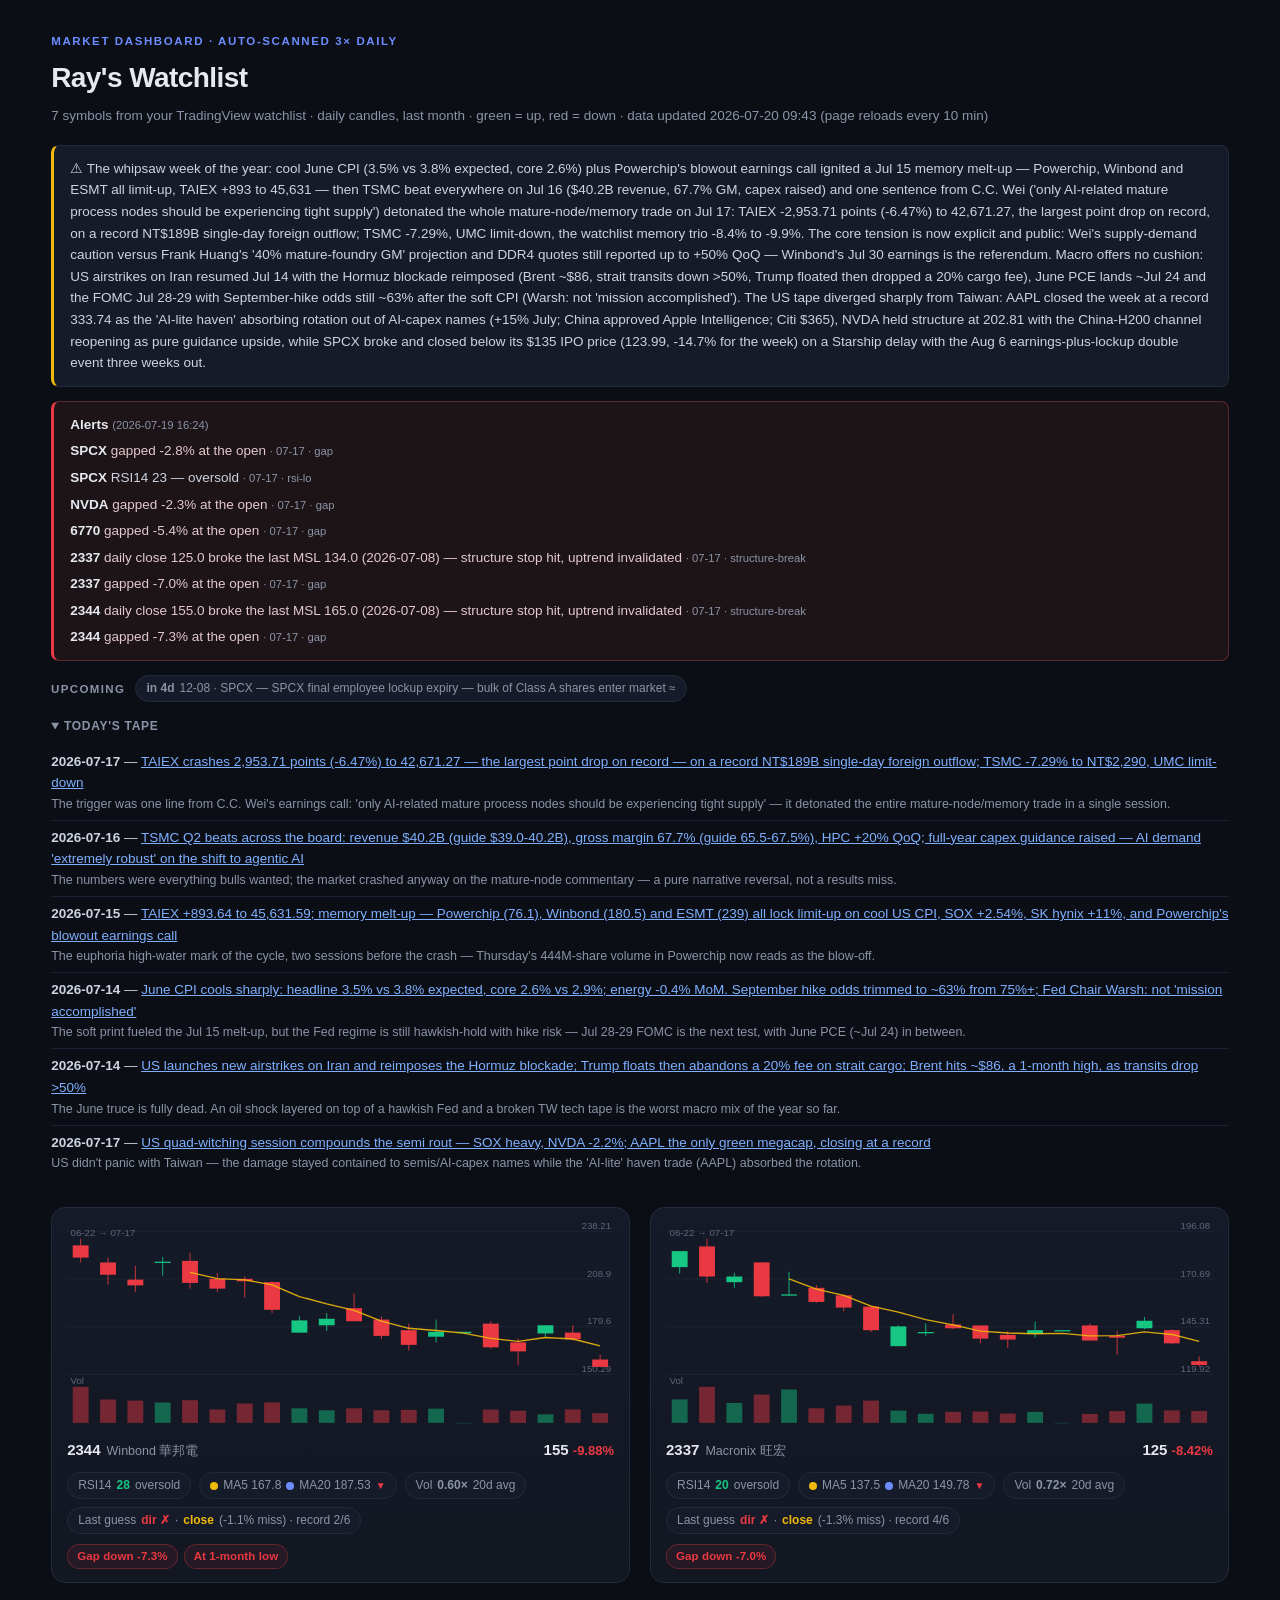
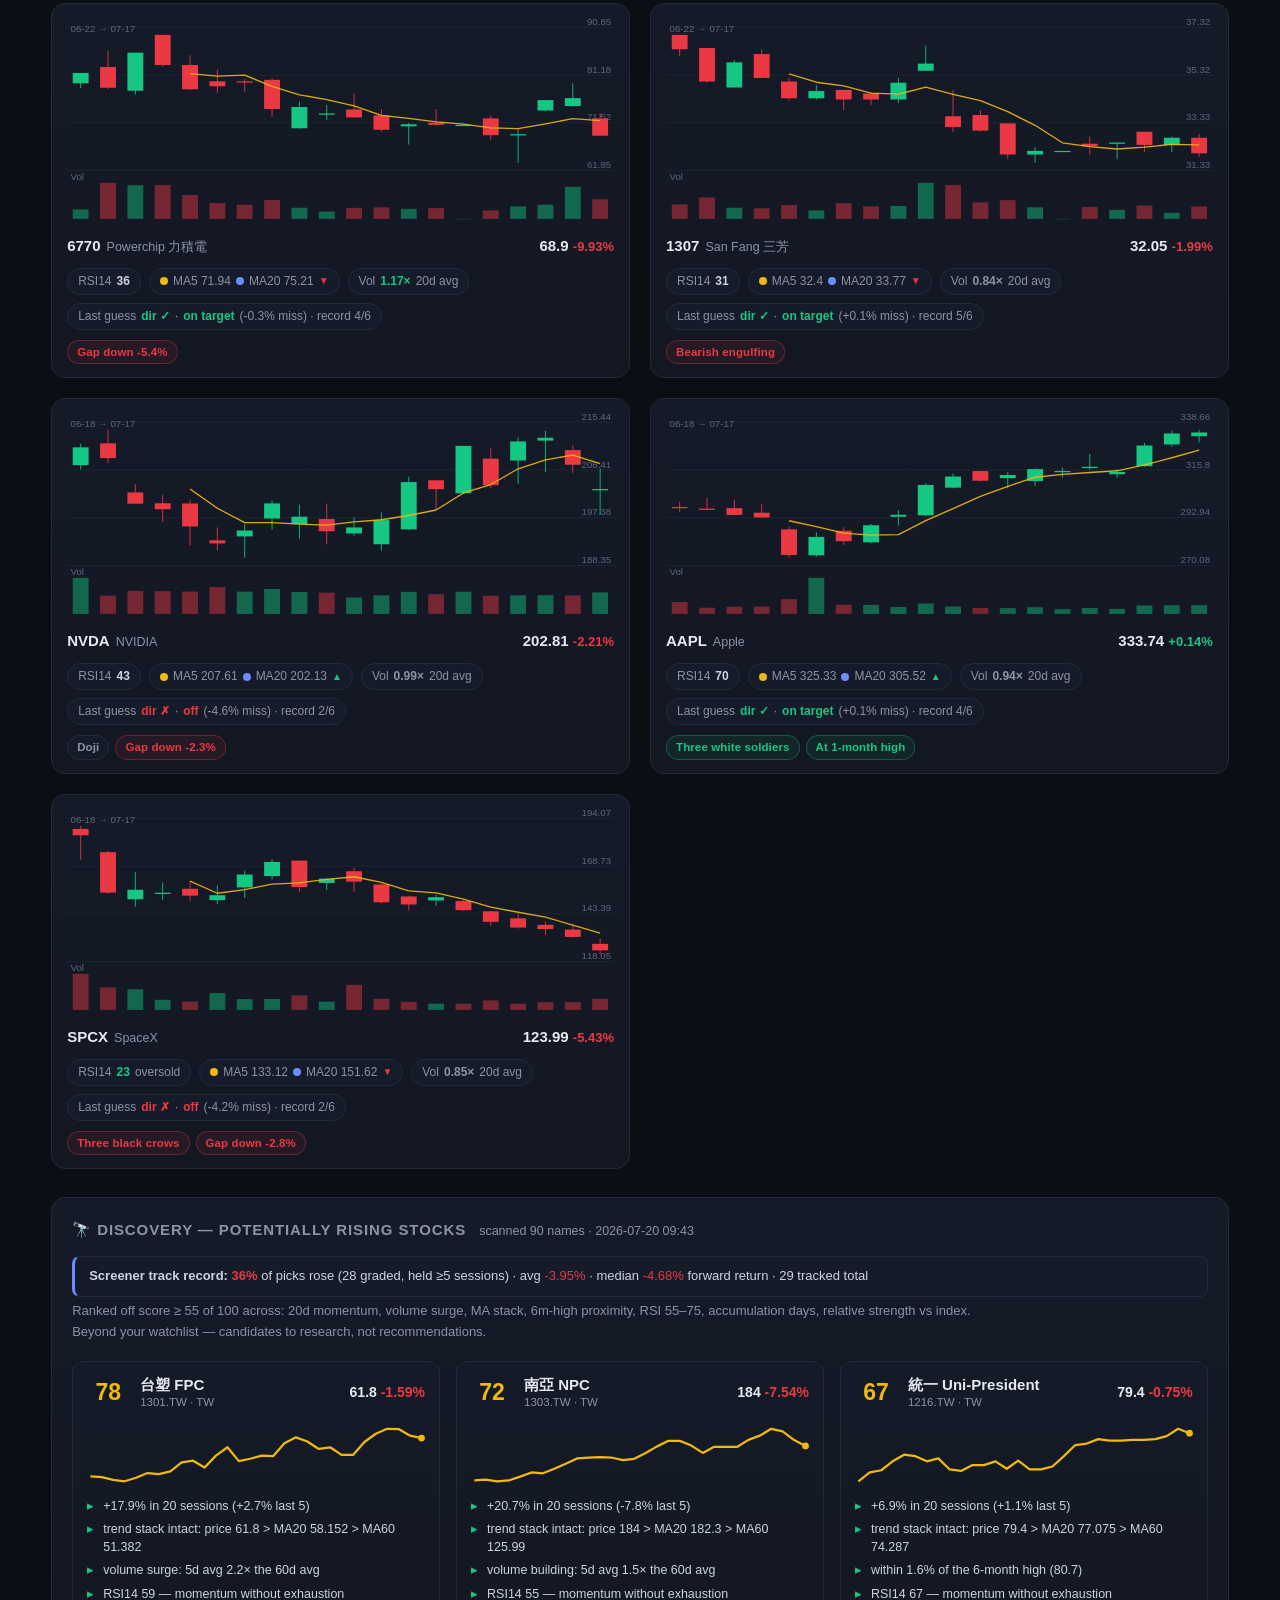
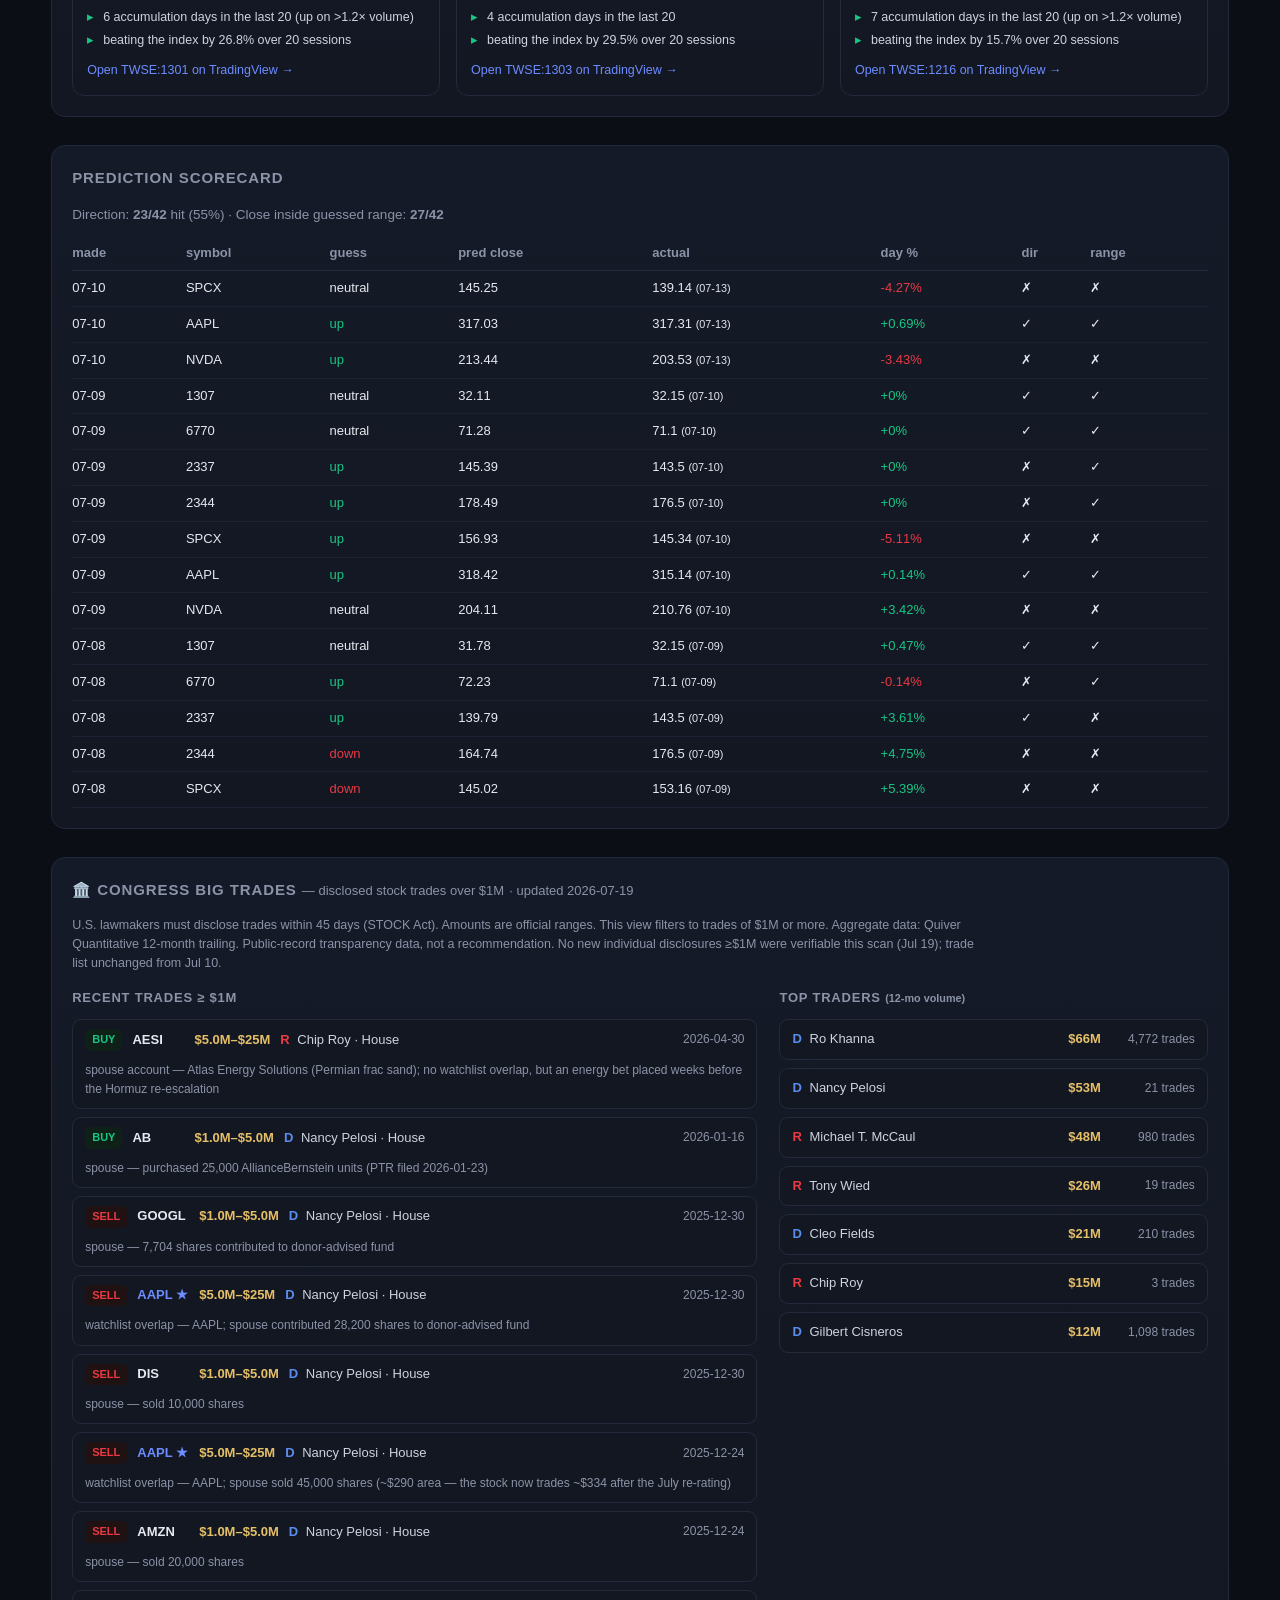
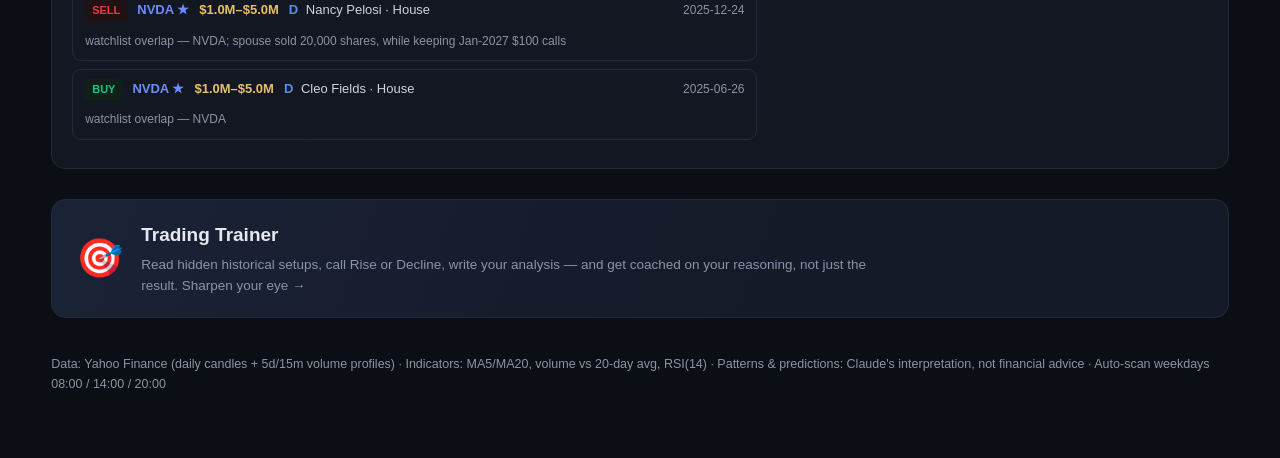
<file: index.html>
<!DOCTYPE html>
<html lang="en">
<head>
<meta charset="UTF-8">
<meta name="viewport" content="width=device-width, initial-scale=1">
<title>Ray's Watchlist — Market Dashboard</title>
<link rel="icon" href="data:image/svg+xml,<svg xmlns='http://www.w3.org/2000/svg' viewBox='0 0 100 100'><text y='80' font-size='80'>📈</text></svg>">
<script>document.write(`<link rel="stylesheet" href="style.css?v=${Date.now()}">`);</script>
</head>
<body>
<header class="page">
  <div class="eyebrow">Market dashboard · auto-scanned 3× daily</div>
  <h1>Ray's Watchlist</h1>
  <div class="sub" id="sub"></div>
  <div class="macro" id="macro"></div>
  <div class="alertbox" id="alerts" hidden></div>
  <div class="events" id="events" hidden>
    <span class="events-label">Upcoming</span>
    <span id="eventlist"></span>
  </div>
  <details class="tape" id="tape" open>
    <summary>Today's tape</summary>
    <ul id="tapelist"></ul>
  </details>
</header>

<div class="grid" id="grid"></div>

<section class="panel discover" id="discover" hidden>
  <h2>🔭 Discovery — potentially rising stocks <small id="discMeta"></small></h2>
  <div class="disc-hitrate" id="discHitrate" hidden></div>
  <div class="disc-sub" id="discCriteria"></div>
  <div class="disc-grid" id="discGrid"></div>
</section>

<section class="panel scoreboard" id="scoreboard">
  <h2>Prediction scorecard</h2>
  <div id="scorebody"></div>
</section>

<section class="panel senators" id="senators" hidden>
  <h2>🏛️ Congress big trades <small>— disclosed stock trades over $1M</small> <small id="senMeta"></small></h2>
  <div class="sen-note" id="senNote"></div>
  <div class="sen-cols">
    <div>
      <h3 class="sen-h3">Recent trades ≥ $1M</h3>
      <div id="senTrades"></div>
    </div>
    <div>
      <h3 class="sen-h3">Top traders <small>(12-mo volume)</small></h3>
      <div id="senTop"></div>
    </div>
  </div>
</section>

<a class="train-cta" href="trainer.html">
  <div class="train-cta-icon">🎯</div>
  <div class="train-cta-body">
    <div class="train-cta-title">Trading Trainer</div>
    <div class="train-cta-sub">Read hidden historical setups, call Rise or Decline, write your analysis — and get coached on your reasoning, not just the result. Sharpen your eye →</div>
  </div>
</a>

<footer>Data: Yahoo Finance (daily candles + 5d/15m volume profiles) · Indicators: MA5/MA20, volume vs 20-day avg, RSI(14) · Patterns &amp; predictions: Claude's interpretation, not financial advice · Auto-scan weekdays 08:00 / 14:00 / 20:00</footer>

<script>
// cache-bust every load so scheduled-scan updates always come through
["data.js", "analysis.js", "predictions.js", "news.js", "alerts.js", "scorecard.js", "events.js", "discover.js", "discovery_log.js", "senators.js", "charts.js"]
  .forEach(f => document.write(`<script src="${f}?v=${Date.now()}"><\/script>`));
</script>
<script>
document.getElementById("macro").textContent = "⚠ " + MACRO_NOTE;
document.getElementById("sub").textContent =
  "7 symbols from your TradingView watchlist · daily candles, last month · green = up, red = down · data updated " +
  (typeof GENERATED_AT !== "undefined" ? GENERATED_AT : "—") + " (page reloads every 10 min)";

// Alerts: show entries from the most recent alert batch.
(() => {
  const items = (ALERTS.items || []).slice(-8).reverse();
  if (!items.length) return;
  const box = document.getElementById("alerts");
  box.hidden = false;
  box.innerHTML = `<b>Alerts</b> <small>(${ALERTS.generated})</small>` + items.map(i =>
    `<div class="alert-item ${i.level}"><span class="sym">${i.sym}</span> ${i.msg} <small>· ${i.d} · ${i.rule}</small></div>`).join("");
})();

document.getElementById("tapelist").innerHTML = (NEWS._tape || []).map(t =>
  `<li><b>${t.d}</b> — ${t.url ? `<a href="${t.url}" target="_blank" rel="noopener">${t.t}</a>` : t.t}
   <span class="read">${t.read}</span></li>`).join("");

const ORDER = ["2344", "2337", "6770", "1307", "NVDA", "AAPL", "SPCX"];
document.getElementById("grid").innerHTML = ORDER.map((key, idx) => {
  const s = STOCK_DATA[key];
  const ch = dayChange(s.candles);
  const up = ch.abs >= 0;
  const cls = up ? "up" : "down";
  const sign = up ? "+" : "";
  return `<a class="card" style="--i:${idx}" href="detail.html?s=${key}">
    ${candleChartCard(s.candles)}
    <div class="caption">
      <span class="name">${key}<small>${s.label}</small></span>
      <span>
        <span class="price">${fmt(ch.last)}</span>
        <span class="chg ${cls}">${sign}${ch.pct.toFixed(2)}%</span>
      </span>
    </div>
    <div class="indis">${indicatorChips(s.candles)}${predOutcomeChip(key)}</div>
    ${patternBadges(s.candles)}
  </a>`;
}).join("");

// Scorecard
(() => {
  const es = (SCORECARD.entries || []).slice().reverse();
  const el = document.getElementById("scorebody");
  if (!es.length) {
    el.innerHTML = `<div class="sub">No grades yet — each scan grades my previous next-candle guesses once the next session's candle exists. First entries land after the next trading day.</div>`;
    return;
  }
  const dirHits = es.filter(e => e.dirHit).length;
  const rangeHits = es.filter(e => e.inRange).length;
  el.innerHTML = `<div class="sub">Direction: <b>${dirHits}/${es.length}</b> hit (${(dirHits / es.length * 100).toFixed(0)}%) · Close inside guessed range: <b>${rangeHits}/${es.length}</b></div>
  <table><tr><th>made</th><th>symbol</th><th>guess</th><th>pred close</th><th>actual</th><th>day %</th><th>dir</th><th>range</th></tr>` +
  es.slice(0, 15).map(e => `<tr>
    <td>${e.baseDate}</td><td>${e.sym}</td>
    <td class="${e.predDir === "up" ? "up" : e.predDir === "down" ? "down" : ""}">${e.predDir}</td>
    <td>${fmt(e.predC)}</td><td>${fmt(e.actualC)} <small>(${e.actualDate})</small></td>
    <td class="${e.actualPct >= 0 ? "up" : "down"}">${e.actualPct >= 0 ? "+" : ""}${e.actualPct}%</td>
    <td>${e.dirHit ? "✓" : "✗"}</td><td>${e.inRange ? "✓" : "✗"}</td>
  </tr>`).join("") + `</table>`;
})();

if (typeof EVENTS !== "undefined") {
  const today = new Date(); today.setHours(0, 0, 0, 0);
  const up = EVENTS.map(e => ({ ...e, days: Math.round((new Date(e.d) - today) / 864e5) }))
    .filter(e => e.days >= 0).sort((a, b) => a.days - b.days).slice(0, 8);
  if (up.length) {
    document.getElementById("events").hidden = false;
    document.getElementById("eventlist").innerHTML = up.map(e => {
      const cls = e.days <= 1 ? "ev-now" : e.days <= 3 ? "ev-soon" : "";
      const when = e.days === 0 ? "today" : e.days === 1 ? "tomorrow" : `in ${e.days}d`;
      return `<span class="chip ${cls}" title="${e.d}${e.est ? " (estimated)" : ""}">
        <b>${when}</b> ${e.d.slice(5)} · ${e.sym ? e.sym + " — " : ""}${e.t}${e.est ? " ≈" : ""}</span>`;
    }).join("");
  }
}

if (typeof DISCOVER !== "undefined" && DISCOVER.picks && DISCOVER.picks.length) {
  document.getElementById("discover").hidden = false;
  document.getElementById("discMeta").textContent =
    `scanned ${DISCOVER.universe} names · ${DISCOVER.generated}`;
  document.getElementById("discCriteria").textContent =
    "Ranked off " + DISCOVER.criteria + ". Beyond your watchlist — candidates to research, not recommendations.";
  if (typeof DISCOVERY_LOG !== "undefined" && DISCOVERY_LOG.stats) {
    const st = DISCOVERY_LOG.stats;
    const hr = document.getElementById("discHitrate");
    hr.hidden = false;
    if (st.scored > 0) {
      const wcol = st.winRate >= 60 ? GREEN : st.winRate >= 45 ? "#f0b90b" : RED;
      hr.innerHTML = `<b>Screener track record:</b> <b style="color:${wcol}">${st.winRate}%</b> of picks rose
        (${st.scored} graded, held ≥5 sessions) · avg <span class="${st.avgRet >= 0 ? "up" : "down"}">${st.avgRet >= 0 ? "+" : ""}${st.avgRet}%</span> ·
        median <span class="${st.medRet >= 0 ? "up" : "down"}">${st.medRet >= 0 ? "+" : ""}${st.medRet}%</span> forward return · ${st.tracked} tracked total`;
    } else {
      hr.innerHTML = `<b>Screener track record:</b> ${st.tracked} picks logged, none held ≥5 sessions yet — batting average appears once forward returns mature (judge it after 20+ graded picks).`;
    }
  }
  document.getElementById("discGrid").innerHTML = DISCOVER.picks.map((p, idx) => {
    const up = p.chg1d >= 0;
    const col = p.score >= 80 ? GREEN : p.score >= 65 ? "#f0b90b" : "#6c8cff";
    const tvUrl = `https://www.tradingview.com/chart/?symbol=${encodeURIComponent(p.tv)}`;
    return `<div class="disc-card" style="--i:${idx}">
      <div class="disc-top">
        <span class="disc-rank" style="color:${col}">${p.score.toFixed(0)}</span>
        <span class="disc-name">${p.name}<small>${p.sym} · ${p.market}</small></span>
        <span class="disc-price">${fmt(p.last)} <span class="${up ? "up" : "down"}">${up ? "+" : ""}${p.chg1d}%</span></span>
      </div>
      ${sparkline(p.spark, col)}
      <ul class="disc-ev">${p.ev.map(e => `<li>${e}</li>`).join("")}</ul>
      ${p.newsNote ? `<div class="disc-news">📰 ${p.newsNote}</div>` : ""}
      <a class="disc-link" href="${tvUrl}" target="_blank" rel="noopener">Open ${p.tv} on TradingView →</a>
    </div>`;
  }).join("");
}

if (typeof SENATORS !== "undefined" && (SENATORS.trades || SENATORS.topTraders)) {
  document.getElementById("senators").hidden = false;
  document.getElementById("senMeta").textContent = "· updated " + SENATORS.generated;
  const anySample = (SENATORS.trades || []).some(t => t.sample);
  document.getElementById("senNote").innerHTML = SENATORS.note +
    (anySample ? ' <b style="color:#e8c66a">Some rows are sample data — live disclosures populate on the next scan.</b>' : "");
  const money = n => n >= 1e6 ? "$" + (n/1e6).toFixed(n>=1e7?0:1) + "M" : "$" + Math.round(n/1e3) + "K";
  const pcol = p => p === "D" ? "#5a8dee" : p === "R" ? "#ea3943" : "#8b93a7";
  const watch = new Set(["NVDA","AAPL","TSM","2344","2337","6770","1307"]);
  document.getElementById("senTrades").innerHTML = (SENATORS.trades || []).map(t => {
    const buy = t.side === "buy";
    const hit = watch.has(t.ticker);
    return `<div class="sen-trade${t.sample?" sen-sample":""}">
      <span class="sen-side ${buy?"up":"down"}">${buy?"BUY":"SELL"}</span>
      <span class="sen-tkr${hit?" sen-watch":""}">${t.ticker}${hit?" ★":""}</span>
      <span class="sen-amt">${money(t.sizeLow)}–${money(t.sizeHigh)}</span>
      <span class="sen-pol"><i style="color:${pcol(t.party)}">${t.party}</i> ${t.politician} · ${t.chamber}</span>
      <span class="sen-date">${t.date}</span>
      ${t.note?`<span class="sen-tnote">${t.note}</span>`:""}
    </div>`;
  }).join("") || '<div class="sen-note">No ≥$1M trades recorded yet — the scan will add them.</div>';
  document.getElementById("senTop").innerHTML = (SENATORS.topTraders || []).map(t =>
    `<div class="sen-top">
      <span class="sen-pol"><i style="color:${pcol(t.party)}">${t.party}</i> ${t.name}</span>
      <span class="sen-vol">${money(t.volume)}</span>
      <span class="sen-cnt">${t.trades.toLocaleString()} trades</span>
    </div>`).join("");
}

// Pick up fresh data written by the scheduled scan.
setTimeout(() => location.reload(), 10 * 60 * 1000);
</script>
</body>
</html>
</file>
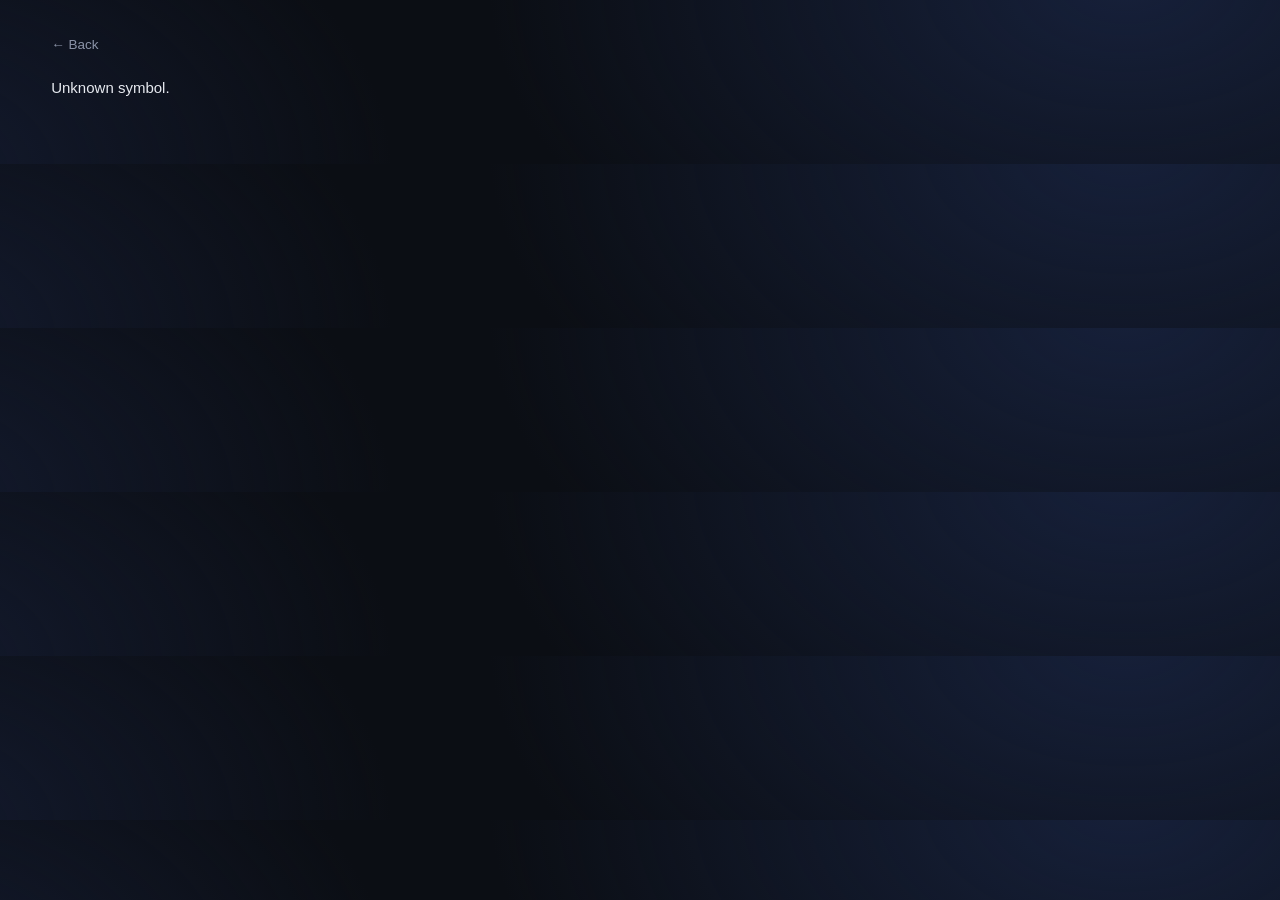
<file: detail.html>
<!DOCTYPE html>
<html lang="en">
<head>
<meta charset="UTF-8">
<meta name="viewport" content="width=device-width, initial-scale=1">
<title>Stock Detail</title>
<link rel="icon" href="data:image/svg+xml,<svg xmlns='http://www.w3.org/2000/svg' viewBox='0 0 100 100'><text y='80' font-size='80'>📈</text></svg>">
<script>document.write(`<link rel="stylesheet" href="style.css?v=${Date.now()}">`);</script>
</head>
<body>
<a class="back" href="index.html">← Back to dashboard</a>
<div class="detail-head" id="head"></div>
<div class="cols">
  <div class="panel" style="--i:0">
    <h2>Last 4 candles + next-candle read</h2>
    <div class="chips-row" id="chips"></div>
    <div class="chartrow">
      <div class="main" id="candles"></div>
      <div class="profile">
        <div class="mini-h">Volume profile <small>(5d · 15m)</small></div>
        <div id="vp"></div>
      </div>
    </div>
    <div id="patterns"></div>
    <div class="interp" id="interp"></div>
  </div>
  <div class="stack">
    <div class="panel" style="--i:1">
      <h2>Analysis</h2>
      <ul class="points" id="points"></ul>
    </div>
    <div class="panel" style="--i:2">
      <h2>News</h2>
      <ul class="newslist" id="news"></ul>
    </div>
  </div>
</div>

<div class="panel wide" style="--i:3" id="gapPanel">
  <h2>Prediction gap — model forecast vs real closes</h2>
  <div class="chips-row" id="gapChips"></div>
  <div id="gapChart"></div>
  <div class="cal-box" id="gapCal" hidden></div>
  <div class="struct-note" id="gapNote"></div>
</div>

<div class="panel wide" style="--i:4" id="structPanel" hidden>
  <h2>Market structure & support map — 2 years daily</h2>
  <div class="chips-row" id="structChips"></div>
  <div id="structChart"></div>
  <div class="struct-note" id="structNote"></div>
</div>

<div class="panel wide" style="--i:4" id="btPanel" hidden>
  <h2>MSL-trail backtest — 2 years, walk-forward</h2>
  <div class="chips-row" id="btChips"></div>
  <div id="btChart"></div>
  <div class="struct-note" id="btNote"></div>
</div>

<footer id="foot"></footer>

<script>
// cache-bust every load so scheduled-scan updates always come through
["data.js", "structure.js", "backtest.js", "analysis.js", "predictions.js", "news.js", "model_eval.js", "charts.js"]
  .forEach(f => document.write(`<script src="${f}?v=${Date.now()}"><\/script>`));
</script>
<script>
const key = new URLSearchParams(location.search).get("s");
const s = STOCK_DATA[key], a = ANALYSIS[key], p = PREDICTIONS[key];
if (!s || !a || !p) {
  document.body.innerHTML = '<a class="back" href="index.html">← Back</a><p style="margin-top:20px">Unknown symbol.</p>';
} else {
  document.title = key + " — Detail";
  const ch = dayChange(s.candles);
  const up = ch.abs >= 0, cls = up ? "up" : "down", sign = up ? "+" : "";
  document.getElementById("head").innerHTML =
    `<h1>${key}</h1><span class="sub">${s.label}</span>
     <span class="price">${fmt(ch.last)} <small style="color:var(--muted)">${s.currency}</small></span>
     <span class="chg ${cls}">${sign}${fmt(ch.abs)} (${sign}${ch.pct.toFixed(2)}%)</span>`;

  document.getElementById("chips").innerHTML = indicatorChips(s.candles) + predOutcomeChip(key);

  const last4 = s.candles.slice(-4);
  const pred = buildPrediction(p.baseClose, p);
  const levels = [
    { p: p.stop, label: "stop loss", color: RED },
    { p: p.support, label: "support", color: GREEN },
  ];
  document.getElementById("candles").innerHTML = candleChart(last4, pred, levels);
  document.getElementById("vp").innerHTML = volumeProfileChart(s.profile, ch.last);

  const pats = detectPatterns(s.candles);
  document.getElementById("patterns").innerHTML = pats.length
    ? `<div class="mini-h">Patterns detected (latest candles)</div>` + pats.map(x =>
        `<div class="pat-line"><span class="badge ${x.dir}">${x.label}</span> <span class="read">${x.note}</span></div>`).join("")
    : `<div class="sub" style="margin-top:12px">No notable candlestick patterns in the latest sessions.</div>`;

  const pc = dirColor(p.dir);
  document.getElementById("interp").innerHTML =
    `<span class="tag">Next-candle guess — not financial advice</span>
     <div style="margin:4px 0 8px"><b style="color:${pc}">${
       p.dir === "up" ? "Leaning green" : p.dir === "down" ? "Leaning red" : "Indecision"
     }</b> · guessed close ≈ ${fmt(pred.c)} (range ${fmt(pred.l)}–${fmt(pred.h)}) · made ${p.madeAt} off close ${fmt(p.baseClose)}</div>
     ${p.text}`;

  document.getElementById("points").innerHTML = a.bullets.map(b => `<li>${b}</li>`).join("");

  document.getElementById("news").innerHTML = (NEWS[key] || []).map(t =>
    `<li><b>${t.d}</b> — ${t.url ? `<a href="${t.url}" target="_blank" rel="noopener">${t.t}</a>` : t.t}
     <span class="read">${t.read}</span> <small class="src">${t.src || ""}</small></li>`).join("") ||
    `<li class="sub">No stored news for this symbol yet.</li>`;

  document.getElementById("foot").textContent = "Candles: Yahoo Finance daily. The dashed candle is Claude's interpretation of the next session. POC = price level with the heaviest traded volume. " + MACRO_NOTE;

  const st = typeof STRUCTURE !== "undefined" && STRUCTURE[key];
  if (st && st.sessions >= 30) {
    document.getElementById("structPanel").hidden = false;
    document.getElementById("structChips").innerHTML = structChips(st, ch.last);
    document.getElementById("structChart").innerHTML = structureChart(st);
    document.getElementById("structNote").textContent =
      `Evaluated over ${st.sessions} sessions (${st.span[0]} → ${st.span[1]}), showing the last ${st.candles.length}. ` +
      `Swings (▲ MSL / ▼ MSH) are 3-bar fractals, confirmed only — no hindsight. Shaded bands are price areas with ≥3 historical swing touches over the full 2 years. ` +
      `Trail logic: exit signal = daily CLOSE below the last MSL (dashed red); the dotted line adds a 1-ATR buffer against wick hunts. Gap risk is not covered by any stop — size accordingly.`;
  }

  const bt = typeof BACKTEST !== "undefined" && BACKTEST[key];
  if (bt && bt.equity.dates.length >= 30) {
    document.getElementById("btPanel").hidden = false;
    const ba = bt.raw.stats, bb = bt.buffered.stats;
    const beat = ba.stratRet > ba.bhRet, beatB = bb.stratRet > bb.bhRet;
    document.getElementById("btChips").innerHTML = `
      <span class="chip"><i class="dot" style="background:${GREEN}"></i>Raw MSL trail <b style="color:${beat ? GREEN : RED}">${ba.stratRet > 0 ? "+" : ""}${ba.stratRet}%</b></span>
      <span class="chip"><i class="dot" style="background:${MA5C}"></i>Buffered −1 ATR <b style="color:${beatB ? GREEN : RED}">${bb.stratRet > 0 ? "+" : ""}${bb.stratRet}%</b> (${bb.trades} trades)</span>
      <span class="chip"><i class="dot" style="background:${FLAT}"></i>Buy & hold <b>${ba.bhRet > 0 ? "+" : ""}${ba.bhRet}%</b></span>
      <span class="chip">Max drawdown <b style="color:${GREEN}">${ba.stratDD}%</b> vs B&H <b style="color:${RED}">${ba.bhDD}%</b></span>
      <span class="chip">${ba.trades} trades · ${ba.winRate ?? "–"}% win · ${ba.whipsaws} whipsaws${ba.open ? " · 1 open" : ""}</span>`;
    document.getElementById("btChart").innerHTML = equityChart(bt.equity);
    const verdict = beat || beatB
      ? "On this stock the trail rule kept most (or more) of the upside with a smaller drawdown — it has earned its keep here."
      : ba.stratDD < ba.bhDD
        ? "On this stock the trail rule gave up meaningful upside to whipsaws — its only payment was the smaller drawdown. Consider it insurance, not alpha, here."
        : "On this stock the rule neither beat buy-and-hold nor reduced drawdown — structure trailing fits trending charts, and this one chops.";
    document.getElementById("btNote").textContent =
      `Rules: enter when a daily close breaks the last confirmed MSH; exit when a daily close breaks the last confirmed MSL (raw) or MSL − 1 ATR (buffered). ` +
      `Swings confirm 3 bars late (walk-forward, no lookahead); fills at signal-day close; no costs; long-only. Span ${bt.span[0]} → ${bt.span[1]}. ` + verdict;
  }

  const me = (typeof MODEL_EVAL !== "undefined" && MODEL_EVAL.stocks) ? MODEL_EVAL.stocks[key] : null;
  const calEl = document.getElementById("gapCal");
  if (me && !me.insufficient) {
    const gap = predictionGapChart(s.candles, me.recent, me.next);
    document.getElementById("gapChart").innerHTML = gap.svg;
    const st = me.stats, nx = me.next, wts = me.weights;
    const dcol = st.dirAcc >= 55 ? GREEN : st.dirAcc >= 48 ? MA5C : RED;
    const mcol = st.mae <= 2 ? GREEN : st.mae <= 4 ? MA5C : RED;
    const rcol = Math.abs(st.rangeHit - 70) <= 12 ? GREEN : MA5C;
    const ncol = nx.dir === "rise" ? GREEN : RED;
    const biasTxt = st.bias > 0.05 ? `runs ${st.bias}% low` : st.bias < -0.05 ? `runs ${Math.abs(st.bias)}% high` : "≈ unbiased";
    const gb = me.gapBehavior;
    const gbCol = gb === "continue" ? GREEN : gb === "fade" ? RED : FLAT;
    const gbTxt = gb === "continue" ? "gaps continue ↗" : gb === "fade" ? "gaps fade ↘" : "gap-neutral";
    const lastGapTxt = Math.abs(me.lastGapPct) >= 1 ? ` · today ${me.lastGapPct >= 0 ? "+" : ""}${me.lastGapPct}%` : "";
    document.getElementById("gapChips").innerHTML = `
      <span class="chip" title="held-out bars the model never trained on">Out-of-sample <b>${st.n}</b> bars</span>
      <span class="chip">Direction <b style="color:${dcol}">${st.dirAcc}%</b></span>
      <span class="chip">Avg close miss <b style="color:${mcol}">${st.mae}%</b> (${biasTxt})</span>
      <span class="chip">Range caught close <b style="color:${rcol}">${st.rangeHit}%</b></span>
      <span class="chip" title="Whether this stock's opening gaps historically continue or fill the next day">Gap behavior <b style="color:${gbCol}">${gbTxt}</b>${lastGapTxt}</span>
      <span class="chip">Next-bar call <b style="color:${ncol}">${nx.dir === "rise" ? "▲" : "▼"} ${fmt(nx.predC)}</b> ${nx.pct >= 0 ? "+" : ""}${nx.pct}% · ${fmt(nx.predL)}–${fmt(nx.predH)}</span>`;
    const gbSentence = gb === "continue" ? "Its opening gaps historically tend to <b>continue</b> the next day (gap-and-go)." : gb === "fade" ? "Its opening gaps historically tend to <b>fade / fill</b> the next day." : "Opening gaps carry no reliable next-day signal here.";
    const wEntries = Object.entries(wts).filter(([k2]) => !["bias", "k"].includes(k2)).map(([k2, v]) => `${k2} ×${v}`).join(", ");
    const md = me.model || {}, wr = md.weekReview;
    calEl.innerHTML = `<span class="cal-tag">Model ${md.variant || "v1_base"} · v${md.version || 0} · learned from ${me.bars} bars</span>
      Weights (grid-searched on a training split): ${wEntries}, debias ${(wts.bias * 100).toFixed(2)}%, range k=${wts.k}. ${gbSentence}
      It re-evolves daily and adopts a new model only when a challenger beats this one out-of-sample${wr ? `; latest weekend 5-day review: dir <b>${wr.dirAcc}%</b>, avg miss <b>${wr.mae}%</b>` : ""}.`;
    calEl.hidden = false;
    document.getElementById("gapNote").textContent =
      "Each amber tick is the close the model forecast for that day using ONLY the bars before it (walk-forward, no lookahead); the dashed bracket is its predicted range; the colored band is the gap to the real close (green ≤1% miss, amber ≤3%, red beyond); ✓/✗ = direction. The right-edge dashed marker is the model's call for the next session.";
  } else {
    document.getElementById("gapChart").innerHTML = predictionGapChart(s.candles, [], null).svg;
    document.getElementById("gapChips").innerHTML = `<span class="chip">Not enough history yet</span>`;
    calEl.hidden = true;
    document.getElementById("gapNote").textContent =
      "This name has too few sessions for a walk-forward model (needs ~80 daily bars) — common right after an IPO. It populates automatically as history accumulates.";
  }

  // Pick up fresh data written by the scheduled scan.
  setTimeout(() => location.reload(), 10 * 60 * 1000);
}
</script>
</body>
</html>
</file>
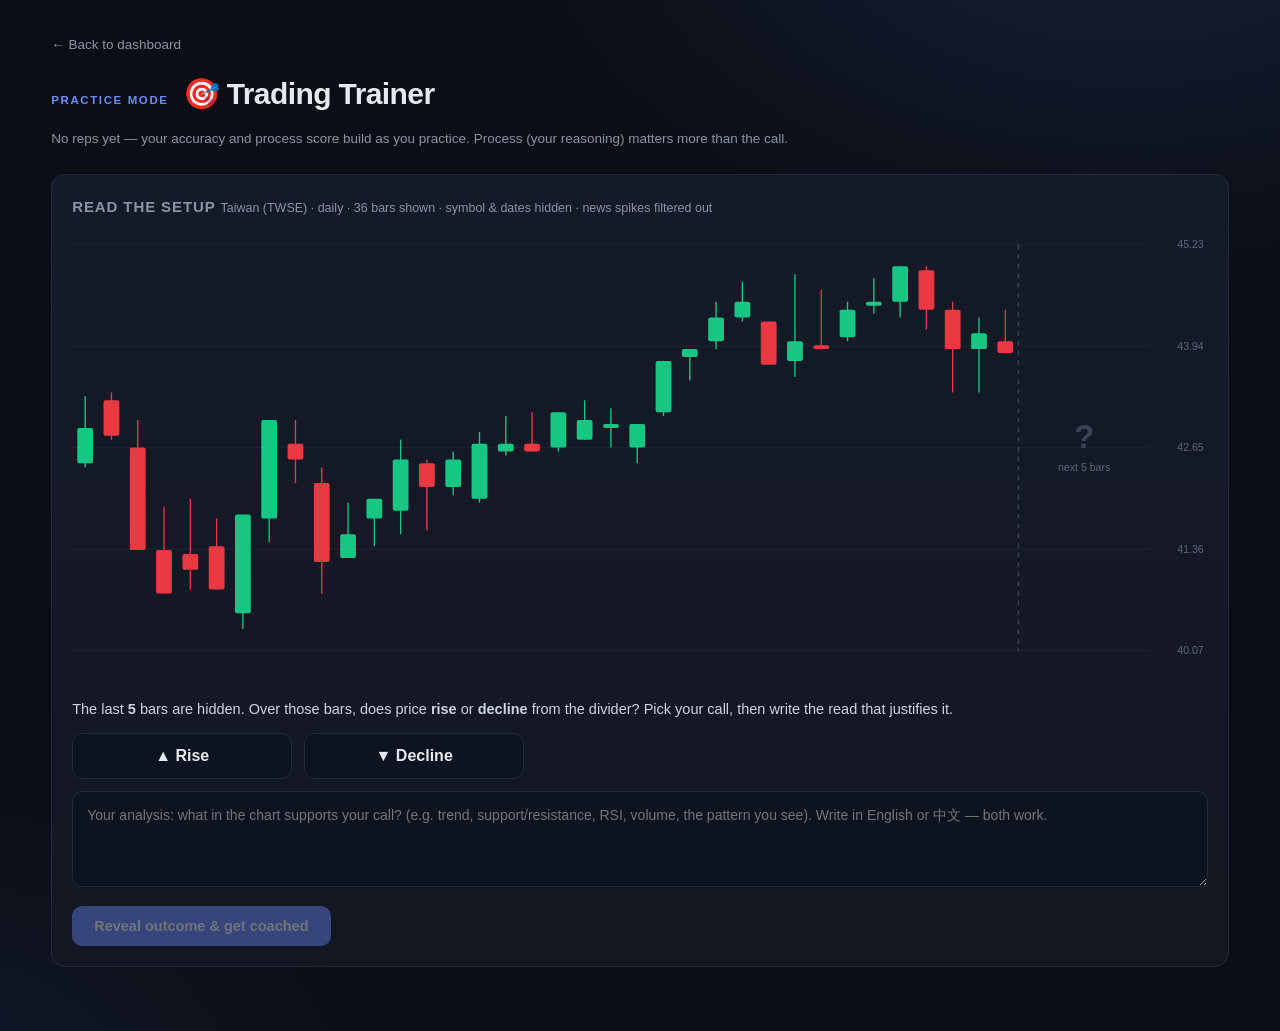
<file: trainer.html>
<!DOCTYPE html>
<html lang="en">
<head>
<meta charset="UTF-8">
<meta name="viewport" content="width=device-width, initial-scale=1">
<title>Trading Trainer</title>
<link rel="icon" href="data:image/svg+xml,<svg xmlns='http://www.w3.org/2000/svg' viewBox='0 0 100 100'><text y='80' font-size='80'>🎯</text></svg>">
<script>document.write(`<link rel="stylesheet" href="style.css?v=${Date.now()}">`);</script>
</head>
<body>
<a class="back" href="index.html">← Back to dashboard</a>
<div class="detail-head" style="margin-bottom:10px">
  <div class="eyebrow">Practice mode</div>
  <h1>🎯 Trading Trainer</h1>
</div>
<div class="sub" id="trainerStats" style="margin-bottom:18px"></div>

<div class="panel wide" style="--i:0">
  <h2>Read the setup <small id="setupMeta" style="color:var(--muted);font-weight:450;text-transform:none;letter-spacing:0"></small></h2>
  <div id="trainerChart"></div>

  <div id="answerArea">
    <p class="t-prompt">The last <b id="futN">5</b> bars are hidden. Over those bars, does price <b>rise</b> or <b>decline</b> from the divider? Pick your call, then write the read that justifies it.</p>
    <div class="t-calls">
      <button class="t-btn t-rise" id="btnRise">▲ Rise</button>
      <button class="t-btn t-decline" id="btnDecline">▼ Decline</button>
    </div>
    <textarea id="userText" class="t-text" placeholder="Your analysis: what in the chart supports your call? (e.g. trend, support/resistance, RSI, volume, the pattern you see). Write in English or 中文 — both work."></textarea>
    <button class="t-submit" id="btnSubmit" disabled>Reveal outcome & get coached</button>
  </div>

  <div id="resultArea" hidden></div>
</div>

<script>
["training.js", "charts.js"].forEach(f => document.write(`<script src="${f}?v=${Date.now()}"><\/script>`));
</script>
<script>
const KEY = "trainer_stats_v1";
const stats = JSON.parse(localStorage.getItem(KEY) || '{"n":0,"correct":0,"goodProcess":0,"journal":[]}');
let cur = null, call = null;

function saveStats() { localStorage.setItem(KEY, JSON.stringify(stats)); }
function renderStats() {
  const el = document.getElementById("trainerStats");
  if (!stats.n) { el.textContent = "No reps yet — your accuracy and process score build as you practice. Process (your reasoning) matters more than the call."; return; }
  const acc = Math.round(100 * stats.correct / stats.n);
  const proc = Math.round(100 * stats.goodProcess / stats.n);
  el.innerHTML = `Reps <b>${stats.n}</b> · direction called right <b class="${acc>=55?"up":"down"}">${acc}%</b> · sound-process rate <b>${proc}%</b>. Remember: a wrong call with good process beats a lucky right one.`;
}

// ---- concept taxonomy (EN + 中文) ----
const CONCEPTS = [
  {k:"support",   re:/support|支撐|撐住|低點/i},
  {k:"resistance",re:/resist|壓力|阻力|高點|頸線/i},
  {k:"breakout",  re:/break ?out|breakthrough|突破|站上/i},
  {k:"trend",     re:/trend|趨勢|上升|下降|多頭|空頭/i},
  {k:"momentum",  re:/momentum|動能|力道/i},
  {k:"volume",    re:/volume|量|成交量|爆量|窒息量/i},
  {k:"rsi",       re:/rsi|overbought|oversold|超買|超賣|相對強弱/i},
  {k:"ma",        re:/moving average|\bma\b|均線|月線|季線|金叉|死叉/i},
  {k:"reversal",  re:/revers|反轉|轉折|背離|diverg/i},
  {k:"pattern",   re:/double top|double bottom|head.?and.?shoulders|flag|triangle|wedge|雙頂|雙底|頭肩|旗形|三角|楔形/i},
  {k:"consolidation",re:/consolidat|range|sideways|盤整|箱型|橫盤/i},
  {k:"pullback",  re:/pull ?back|retrace|回檔|回測|拉回/i},
];

function detect(text) {
  const found = new Set();
  CONCEPTS.forEach(c => { if (c.re.test(text)) found.add(c.k); });
  return found;
}

function newSetup() {
  cur = TRAINING.samples[Math.floor(Math.random() * TRAINING.samples.length)];
  call = null;
  document.getElementById("futN").textContent = cur.future.length;
  document.getElementById("setupMeta").textContent = `${cur.market} · daily · ${TRAINING.shownBars} bars shown · symbol & dates hidden · news spikes filtered out`;
  document.getElementById("trainerChart").innerHTML = trainerChart(cur.shown, cur.future, false);
  document.getElementById("answerArea").hidden = false;
  document.getElementById("resultArea").hidden = true;
  document.getElementById("userText").value = "";
  document.getElementById("btnSubmit").disabled = true;
  ["btnRise","btnDecline"].forEach(id => document.getElementById(id).classList.remove("sel"));
}

function pick(c) {
  call = c;
  document.getElementById("btnRise").classList.toggle("sel", c === "rise");
  document.getElementById("btnDecline").classList.toggle("sel", c === "decline");
  document.getElementById("btnSubmit").disabled = false;
}

// ---- the coach ----
function coach(sample, userCall, text) {
  const o = sample.outcome, ctx = sample.ctx;
  const right = userCall === o.dir;
  const concepts = detect(text);
  const words = text.trim().split(/\s+/).filter(Boolean).length;

  // which mentioned concepts were actually present / aligned
  const present = {
    support: ctx.nearLow, resistance: ctx.nearHigh,
    breakout: ctx.nearHigh, trend: ctx.trend !== "range",
    momentum: ctx.trend !== "range", volume: ctx.volTrend !== "flat",
    rsi: ctx.rsi >= 70 || ctx.rsi <= 30, ma: ctx.stack !== "mixed",
    reversal: ctx.nearHigh || ctx.nearLow, consolidation: ctx.trend === "range",
    pullback: ctx.trend !== "range",
  };
  const hits = [...concepts].filter(c => present[c]);
  const miss = [...concepts].filter(c => c !== "pattern" && present[c] === false);
  // contradictions: claimed oversold while overbought etc.
  const contradictions = [];
  if (/overbought|超買/i.test(text) && ctx.rsi < 60) contradictions.push(`you called it overbought, but RSI was ${ctx.rsi}`);
  if (/oversold|超賣/i.test(text) && ctx.rsi > 40) contradictions.push(`you called it oversold, but RSI was ${ctx.rsi}`);

  // process quality: cited present signals, low contradiction, some substance
  const processScore = hits.length - contradictions.length + (words >= 12 ? 1 : 0);
  const goodProcess = processScore >= 2 && contradictions.length === 0;

  let verdict, vClass;
  if (right && goodProcess) { verdict = "Right call, and your reasoning held up."; vClass = "v-good"; }
  else if (right && !goodProcess) { verdict = "Right call — but the reasoning was thin, so this may be luck more than skill."; vClass = "v-ok"; }
  else if (!right && goodProcess) { verdict = "Wrong call, but the process was sound — this is a normal, well-earned loss. Keep this read."; vClass = "v-ok"; }
  else { verdict = "Missed it, and the reasoning left the key signal out. That's the rep to learn from."; vClass = "v-bad"; }

  let html = `<div class="t-verdict ${vClass}">${verdict}</div>`;
  // actual outcome
  const ar = o.dir === "rise" ? "up" : "down";
  html += `<div class="t-outcome">Actual: price <b class="${ar}">${o.dir === "rise" ? "rose" : "declined"} ${o.pct >= 0 ? "+" : ""}${o.pct}%</b> over the next ${sample.future.length} bars `
        + `(swing high +${o.maxUp}% / low ${o.maxDn}%). Your call: <b class="${userCall===o.dir?"up":"down"}">${userCall}</b> — ${right ? "correct ✓" : "incorrect ✗"}.</div>`;

  // what was actually there
  html += `<div class="t-section"><b>What the chart actually showed at the divider</b><ul class="t-list">`
        + `<li>RSI14 ${ctx.rsi} ${ctx.rsi>=70?"(overbought)":ctx.rsi<=30?"(oversold)":"(neutral)"}, MA stack <b>${ctx.stack}</b>, volume <b>${ctx.volTrend}</b>, ${ctx.trend}-trend${ctx.nearHigh?", pressing the recent high":ctx.nearLow?", on the recent low":""}.</li>`
        + (ctx.signals.length ? ctx.signals.map(s => `<li>${s}</li>`).join("") : "")
        + `<li><b>Dominant factor:</b> ${ctx.dominant}.</li></ul></div>`;

  // coaching on their words
  html += `<div class="t-section"><b>On your read</b><ul class="t-list">`;
  if (hits.length) html += `<li class="ok">You correctly leaned on: ${hits.join(", ")} — those were genuinely present.</li>`;
  contradictions.forEach(c => html += `<li class="bad">Contradiction: ${c}.</li>`);
  // did they name the dominant factor?
  const namedDominant = (ctx.nearHigh && concepts.has("breakout")) || (ctx.nearLow && concepts.has("support"))
    || (ctx.stack !== "mixed" && (concepts.has("trend")||concepts.has("ma"))) || (ctx.rsi>=70 && concepts.has("rsi"));
  if (!namedDominant) html += `<li class="bad">You didn't name the dominant factor — ${ctx.dominant}. That's the lens that would have framed this best.</li>`;
  else html += `<li class="ok">You keyed on the dominant factor — that's exactly the right instinct.</li>`;
  if (words < 12) html += `<li>Push your write-ups longer: name the signal, what it implies, and your invalidation. One line isn't a thesis.</li>`;
  html += `</ul></div>`;

  // one sharpen tip
  const tips = [];
  if (ctx.trend === "range") tips.push("In a range like this, edges are coin-flips — the skill is sizing down or standing aside, not forcing a call.");
  if (ctx.nearHigh) tips.push("At a high test, the question is always: breakout on volume, or rejection? Volume is the tiebreaker — check it first.");
  if (ctx.nearLow) tips.push("On a low test, separate 'bounce' from 'bottom' — a bounce is a trade, a bottom is a thesis. Don't confuse them.");
  if (Math.abs(o.maxUp) > 3 && Math.abs(o.maxDn) > 3) tips.push("Note the path: it swung both ways before settling. Your stop placement would have decided whether you survived to be right.");
  if (!tips.length) tips.push("Write your invalidation level every time — 'I'm wrong if it closes below X.' A read without an exit isn't actionable.");
  html += `<div class="t-tip">🎯 Sharpen: ${tips[Math.floor(Math.random()*tips.length)]}</div>`;

  // handoff to real Claude
  const prompt = `Please coach my trading analysis like a mentor — judge my reasoning, not just the call.\n\nSETUP (anonymized ${sample.market} daily chart): at the decision bar, RSI14 was ${ctx.rsi}, MA stack ${ctx.stack}, volume ${ctx.volTrend}, ${ctx.trend}-trend${ctx.nearHigh?", pressing the recent high":ctx.nearLow?", on the recent low":""}. Signals present: ${ctx.signals.join("; ")||"none strong"}.\nMY CALL: ${userCall}.\nMY ANALYSIS: ${text||"(none written)"}\nACTUAL OUTCOME: price ${o.dir} ${o.pct}% over the next ${sample.future.length} bars (swing +${o.maxUp}%/${o.maxDn}%).\n\nTell me what I read well, what I missed, and the single biggest thing to sharpen.`;
  html += `<div class="t-handoff">
    <button class="t-copy" onclick='navigator.clipboard.writeText(${JSON.stringify(prompt)}).then(()=>{this.textContent="✓ Copied — paste into a Claude chat";})'>📋 Get Claude's deeper coaching</button>
    <span class="t-handoff-note">Copies this rep to your clipboard — paste it into a Claude chat for my full personal review (the live site can't call me directly).</span>
  </div>`;

  html += `<button class="t-submit" id="btnNext">Next setup →</button>`;
  return { html, right, goodProcess };
}

function submit() {
  if (!call) return;
  const text = document.getElementById("userText").value;
  const r = coach(cur, call, text);
  stats.n++; if (r.right) stats.correct++; if (r.goodProcess) stats.goodProcess++;
  stats.journal.push({ id: cur.id, call, right: r.right, goodProcess: r.goodProcess, at: Date.now() });
  stats.journal = stats.journal.slice(-200);
  saveStats(); renderStats();
  // reveal future on the chart
  document.getElementById("trainerChart").innerHTML = trainerChart(cur.shown, cur.future, true);
  document.getElementById("answerArea").hidden = true;
  const ra = document.getElementById("resultArea");
  ra.hidden = false; ra.innerHTML = r.html;
  document.getElementById("btnNext").addEventListener("click", newSetup);
  ra.scrollIntoView({ behavior: "smooth", block: "nearest" });
}

document.getElementById("btnRise").addEventListener("click", () => pick("rise"));
document.getElementById("btnDecline").addEventListener("click", () => pick("decline"));
document.getElementById("btnSubmit").addEventListener("click", submit);
renderStats();
newSetup();
</script>
</body>
</html>
</file>
<file: style.css>
:root {
  --bg: #0b0e14;
  --card: #131722;
  --card-hover: #181e2e;
  --border: #232a3b;
  --text: #e6e9ef;
  --muted: #8b93a7;
  --green: #16c784;
  --red: #ea3943;
  --accent: #6c8cff;
  /* motion tokens: Material "emphasized" + spring-out for entrances, Carbon "productive" for hovers */
  --ease-out: cubic-bezier(0.2, 0, 0, 1);
  --ease-spring: cubic-bezier(0.22, 1, 0.36, 1);
  --ease-hover: cubic-bezier(0.2, 0, 0.38, 0.9);
}
/* smooth crossfade between index and detail pages */
@view-transition { navigation: auto; }

* { box-sizing: border-box; margin: 0; padding: 0; }
body {
  background:
    radial-gradient(1100px 700px at 88% -12%, #16203a 0%, transparent 58%),
    radial-gradient(900px 620px at -8% 108%, #131a2e 0%, transparent 55%),
    var(--bg);
  color: var(--text);
  font: 15px/1.6 -apple-system, BlinkMacSystemFont, "Inter", "Segoe UI", "Noto Sans TC", sans-serif;
  -webkit-font-smoothing: antialiased;
  padding: 32px clamp(16px, 4vw, 56px) 64px;
}

/* entrances */
@keyframes rise { from { opacity: 0; transform: translateY(14px); } to { opacity: 1; transform: none; } }
@keyframes draw { to { stroke-dashoffset: 0; } }
@keyframes breathe { 50% { opacity: 0.45; } }
header.page { margin-bottom: 28px; animation: rise 0.5s var(--ease-out) both; }
.macro { animation: rise 0.55s var(--ease-out) 0.06s both; }
.alertbox { animation: rise 0.55s var(--ease-out) 0.12s both; }
.tape { animation: rise 0.55s var(--ease-out) 0.18s both; }
.eyebrow {
  font-size: 11.5px; font-weight: 700; letter-spacing: 0.14em; text-transform: uppercase;
  color: var(--accent); margin-bottom: 6px;
}
h1 { font-size: 28px; font-weight: 700; letter-spacing: -0.02em; }
.sub { color: var(--muted); font-size: 13.5px; margin-top: 4px; }
.macro {
  margin: 18px 0 0; padding: 12px 16px;
  background: #161b29; border: 1px solid var(--border); border-left: 3px solid #f0b90b;
  border-radius: 8px; font-size: 13.5px; color: #cdd3e0;
}
.grid {
  display: grid;
  grid-template-columns: repeat(auto-fill, minmax(min(560px, 100%), 1fr));
  gap: 20px; margin-top: 26px;
}
@media (max-width: 720px) {
  .grid { grid-template-columns: 1fr; }
}
a.card {
  display: block; text-decoration: none; color: inherit;
  background: linear-gradient(180deg, #151a28 0%, var(--card) 100%);
  border: 1px solid var(--border); border-radius: 14px;
  padding: 15px 15px 13px;
  animation: rise 0.6s var(--ease-spring) both;
  animation-delay: calc(var(--i, 0) * 70ms + 0.2s);
  transition: transform 0.35s var(--ease-spring), background 0.3s var(--ease-hover),
              border-color 0.3s var(--ease-hover), box-shadow 0.35s var(--ease-hover);
}
a.card:hover {
  background: var(--card-hover); border-color: #3d4c6f;
  transform: translateY(-4px);
  box-shadow: 0 16px 38px -18px rgba(0, 0, 0, 0.75), 0 0 0 1px rgba(108, 140, 255, 0.08);
}
a.card:active { transform: translateY(-1px); transition-duration: 0.1s; }
/* MA lines draw themselves in after the card lands */
svg .ma { stroke-dasharray: 1; stroke-dashoffset: 1; animation: draw 1.1s var(--ease-out) forwards; animation-delay: calc(var(--i, 0) * 70ms + 0.55s); }
/* the guessed candle breathes */
.predEl { animation: breathe 2.4s ease-in-out infinite; }
.card svg { width: 100%; height: clamp(170px, 16vw, 260px); display: block; }
.card .caption { margin-top: 10px; display: flex; justify-content: space-between; align-items: baseline; gap: 8px; }
.indis { margin-top: 10px; display: flex; flex-wrap: wrap; gap: 8px; }
.chip {
  display: inline-flex; align-items: center; gap: 5px;
  background: #161b29; border: 1px solid var(--border); border-radius: 999px;
  padding: 3px 10px; font-size: 12px; color: var(--muted);
  font-variant-numeric: tabular-nums; white-space: nowrap;
  transition: border-color 0.25s var(--ease-hover), color 0.25s var(--ease-hover);
}
a.card:hover .chip { border-color: #34405c; color: #aab2c5; }
.chip b { font-weight: 650; }
.chip i { font-style: normal; font-size: 10px; }
.chip .dot { width: 8px; height: 8px; border-radius: 50%; display: inline-block; }
.chips-row { display: flex; flex-wrap: wrap; gap: 8px; margin-bottom: 14px; }
.chips-row .chip { font-size: 13px; padding: 5px 12px; }

/* pattern badges */
.patterns { margin-top: 10px; display: flex; flex-wrap: wrap; gap: 6px; }
.badge {
  font-size: 11.5px; font-weight: 650; padding: 2px 9px; border-radius: 999px;
  border: 1px solid; letter-spacing: .01em; white-space: nowrap;
}
.badge.bull { color: var(--green); border-color: #16c78455; background: #16c78414; }
.badge.bear { color: var(--red); border-color: #ea394355; background: #ea394314; }
.badge.neut { color: var(--muted); border-color: var(--border); background: #161b29; }
.pat-line { margin-top: 8px; font-size: 13.5px; }
.pat-line .read { color: var(--muted); }
.mini-h { color: var(--muted); font-size: 12px; text-transform: uppercase; letter-spacing: .06em; margin: 14px 0 6px; font-weight: 650; }

/* alerts */
.alertbox {
  margin-top: 14px; padding: 12px 16px; border-radius: 8px;
  background: #1d1418; border: 1px solid #5c2730; border-left: 3px solid var(--red);
  font-size: 13.5px;
}
.alertbox small { color: var(--muted); }
.alert-item { margin-top: 5px; color: #e3c9cd; }
.alert-item.info { color: #cdd3e0; }
.alert-item .sym { font-weight: 700; color: var(--text); }

/* tape */
.tape { margin-top: 14px; font-size: 13.5px; }
.tape summary { cursor: pointer; color: var(--muted); font-weight: 650; text-transform: uppercase; font-size: 12px; letter-spacing: .06em; }
.tape ul { list-style: none; margin-top: 8px; }
.tape li { padding: 6px 0; border-bottom: 1px solid #1b2233; color: #cdd3e0; }
.tape li:last-child { border-bottom: none; }
.read { color: var(--muted); display: block; font-size: 12.5px; }
a { color: #7fb0ff; }
.src { color: #5d667c; }

/* detail layout */
.chartrow { display: flex; gap: 18px; align-items: stretch; }
.chartrow .main { flex: 1; min-width: 0; }
.chartrow .profile { width: 200px; flex-shrink: 0; }
.chartrow .profile svg { width: 100%; height: auto; }
@media (max-width: 640px) { .chartrow { flex-direction: column; } .chartrow .profile { width: 100%; } }
.stack { display: flex; flex-direction: column; gap: 24px; }
ul.newslist { list-style: none; }
ul.newslist li { padding: 9px 0; border-bottom: 1px solid #1b2233; font-size: 13.5px; color: #cdd3e0; }
ul.newslist li:last-child { border-bottom: none; }

/* scorecard */
.scoreboard { margin-top: 28px; }
.scoreboard table { width: 100%; border-collapse: collapse; margin-top: 12px; font-size: 13px; font-variant-numeric: tabular-nums; }
.scoreboard th { text-align: left; color: var(--muted); font-weight: 600; padding: 6px 10px 6px 0; border-bottom: 1px solid var(--border); }
.scoreboard td { padding: 7px 10px 7px 0; border-bottom: 1px solid #1b2233; }
.card .name { font-weight: 650; font-size: 15px; }
.card .name small { color: var(--muted); font-weight: 450; margin-left: 6px; }
.price { font-variant-numeric: tabular-nums; font-weight: 600; }
.chg { font-variant-numeric: tabular-nums; font-size: 13px; font-weight: 650; }
.up { color: var(--green); }
.down { color: var(--red); }
footer { margin-top: 36px; color: var(--muted); font-size: 12.5px; }

/* ---- detail page ---- */
.back { color: var(--muted); text-decoration: none; font-size: 13.5px; }
.back:hover { color: var(--text); }
.detail-head { display: flex; align-items: baseline; gap: 14px; flex-wrap: wrap; margin: 14px 0 24px; }
.detail-head h1 { font-size: 30px; }
.detail-head .price { font-size: 24px; }
.detail-head .chg { font-size: 16px; }
.cols { display: grid; grid-template-columns: minmax(360px, 1.1fr) minmax(320px, 1fr); gap: 24px; }
@media (max-width: 860px) { .cols { grid-template-columns: 1fr; } }
.panel {
  background: linear-gradient(180deg, #151a28 0%, var(--card) 100%);
  border: 1px solid var(--border); border-radius: 14px; padding: 20px;
  animation: rise 0.55s var(--ease-out) both;
  animation-delay: calc(var(--i, 0) * 90ms + 0.1s);
}
.events {
  display: flex; align-items: flex-start; gap: 10px; flex-wrap: wrap;
  margin: 14px 0 0; animation: rise 0.55s var(--ease-out) 0.22s both;
}
.events-label {
  font-size: 11.5px; font-weight: 700; letter-spacing: 0.12em; text-transform: uppercase;
  color: var(--muted); padding: 5px 0;
}
.events .chip.ev-soon { border-color: #6b5b1e; color: #e8c66a; }
.events .chip.ev-now { border-color: #7a2f35; color: #ff9a9f; }
.events .chip { white-space: normal; }

.discover { margin-top: 28px; animation: rise 0.6s var(--ease-out) both; }
.discover h2 small { font-weight: 450; color: var(--muted); font-size: 12.5px; text-transform: none; letter-spacing: 0; margin-left: 8px; }
.disc-sub { color: var(--muted); font-size: 13px; margin: 4px 0 18px; max-width: 900px; }
.disc-hitrate {
  margin: 10px 0 4px; padding: 9px 14px; font-size: 13px; color: #cdd3e0;
  background: #161b29; border: 1px solid var(--border); border-left: 3px solid var(--accent); border-radius: 8px;
}
.cal-box {
  margin-top: 14px; padding: 11px 14px; font-size: 13px; color: #cdd3e0; line-height: 1.55;
  background: #161b29; border: 1px solid var(--border); border-left: 3px solid #6c8cff; border-radius: 8px;
}
.cal-tag {
  display: inline-block; font-size: 11px; font-weight: 700; letter-spacing: .07em; text-transform: uppercase;
  color: var(--accent); margin-right: 8px;
}
.disc-grid { display: grid; grid-template-columns: repeat(auto-fill, minmax(min(340px, 100%), 1fr)); gap: 16px; }
.disc-card {
  background: linear-gradient(180deg, #151a28 0%, var(--card) 100%);
  border: 1px solid var(--border); border-radius: 12px; padding: 14px;
  animation: rise 0.55s var(--ease-spring) both; animation-delay: calc(var(--i,0) * 55ms + 0.1s);
  transition: border-color 0.25s var(--ease-hover), transform 0.3s var(--ease-spring);
}
.disc-card:hover { border-color: #3d4c6f; transform: translateY(-3px); }
.disc-top { display: flex; align-items: center; gap: 11px; }
.disc-rank {
  font-size: 23px; font-weight: 800; font-variant-numeric: tabular-nums;
  min-width: 42px; text-align: center; line-height: 1;
}
.disc-name { font-weight: 650; font-size: 15px; display: flex; flex-direction: column; line-height: 1.25; }
.disc-name small { color: var(--muted); font-weight: 450; font-size: 11.5px; }
.disc-price { margin-left: auto; text-align: right; font-variant-numeric: tabular-nums; font-weight: 600; font-size: 14px; }
.disc-card svg { width: 100%; height: 56px; display: block; margin: 10px 0 4px; }
.disc-ev { list-style: none; margin: 6px 0 0; display: grid; gap: 5px; }
.disc-ev li { font-size: 12.5px; color: #cdd3e0; padding-left: 16px; position: relative; line-height: 1.45; }
.disc-ev li::before { content: "▸"; position: absolute; left: 0; color: var(--green); }
.disc-news { margin-top: 9px; font-size: 12.5px; color: #e8c66a; background: #1a1d13; border-radius: 7px; padding: 7px 10px; }
.disc-link { display: inline-block; margin-top: 11px; font-size: 12.5px; color: var(--accent); text-decoration: none; }
.disc-link:hover { color: #a9c4ff; }

.train-cta {
  display: flex; align-items: center; gap: 18px; margin-top: 30px; padding: 20px 24px;
  text-decoration: none; color: inherit; border-radius: 14px;
  background: linear-gradient(110deg, #1a2236 0%, #151a28 60%);
  border: 1px solid var(--border); transition: border-color .25s var(--ease-hover), transform .3s var(--ease-spring);
}
.train-cta:hover { border-color: var(--accent); transform: translateY(-3px); }
.train-cta-icon { font-size: 38px; line-height: 1; }
.train-cta-title { font-size: 19px; font-weight: 700; }
.train-cta-sub { color: var(--muted); font-size: 13.5px; margin-top: 4px; max-width: 760px; }

/* trainer page */
.t-prompt { font-size: 14.5px; color: #cdd3e0; margin: 16px 0 12px; }
.t-calls { display: flex; gap: 12px; margin-bottom: 12px; }
.t-btn {
  flex: 1; max-width: 220px; padding: 13px; font-size: 16px; font-weight: 700; cursor: pointer;
  border-radius: 10px; border: 1.5px solid var(--border); background: #0e1320; color: var(--text);
  transition: all .2s var(--ease-hover);
}
.t-rise:hover, .t-rise.sel { border-color: var(--green); color: var(--green); background: #0f2018; }
.t-decline:hover, .t-decline.sel { border-color: var(--red); color: var(--red); background: #201213; }
.t-text {
  width: 100%; min-height: 96px; resize: vertical; margin-bottom: 12px; padding: 12px 14px;
  background: #0e1320; border: 1px solid var(--border); border-radius: 10px; color: var(--text);
  font: inherit; font-size: 14px; line-height: 1.6;
}
.t-text:focus { outline: none; border-color: var(--accent); }
.t-submit {
  padding: 12px 22px; font-size: 14.5px; font-weight: 650; cursor: pointer; border: none;
  border-radius: 10px; background: var(--accent); color: #fff; transition: opacity .2s, background .2s;
}
.t-submit:hover { background: #5a7bff; }
.t-submit:disabled { opacity: .4; cursor: not-allowed; }
#btnNext { margin-top: 18px; background: #283150; }
.t-verdict { font-size: 16px; font-weight: 650; padding: 12px 16px; border-radius: 10px; margin: 18px 0 14px; }
.v-good { background: #0f2018; color: var(--green); border: 1px solid #1c4030; }
.v-ok { background: #1f1c10; color: #e8c66a; border: 1px solid #4a4220; }
.v-bad { background: #201213; color: #ff9a9f; border: 1px solid #4a2326; }
.t-outcome { font-size: 14px; color: #cdd3e0; margin-bottom: 16px; }
.t-section { margin: 14px 0; }
.t-section > b { font-size: 13px; text-transform: uppercase; letter-spacing: .05em; color: var(--muted); }
.t-list { list-style: none; margin: 8px 0 0; display: grid; gap: 6px; }
.t-list li { font-size: 13.5px; color: #cdd3e0; padding-left: 16px; position: relative; line-height: 1.5; }
.t-list li::before { content: "▸"; position: absolute; left: 0; color: #4d5a78; }
.t-list li.ok::before { content: "✓"; color: var(--green); }
.t-list li.bad::before { content: "✗"; color: var(--red); }
.t-tip { margin: 14px 0; padding: 12px 16px; background: #161b29; border-left: 3px solid var(--accent); border-radius: 8px; font-size: 14px; color: #dbe0ea; }
.t-handoff { margin-top: 16px; display: flex; align-items: center; gap: 12px; flex-wrap: wrap; }
.t-copy { padding: 9px 16px; font-size: 13px; font-weight: 600; cursor: pointer; border-radius: 8px; border: 1px solid var(--accent); background: transparent; color: var(--accent); }
.t-copy:hover { background: rgba(108,140,255,.1); }
.t-handoff-note { font-size: 12px; color: var(--muted); max-width: 420px; }

.senators { margin-top: 28px; animation: rise 0.6s var(--ease-out) both; }
.senators h2 small { font-weight: 450; color: var(--muted); font-size: 13px; text-transform: none; letter-spacing: 0; }
.sen-note { color: var(--muted); font-size: 12.5px; margin: 4px 0 16px; max-width: 920px; line-height: 1.5; }
.sen-cols { display: grid; grid-template-columns: 1.6fr 1fr; gap: 22px; }
@media (max-width: 800px) { .sen-cols { grid-template-columns: 1fr; } }
.sen-h3 { font-size: 13px; text-transform: uppercase; letter-spacing: .06em; color: var(--muted); margin-bottom: 10px; }
.sen-h3 small { text-transform: none; letter-spacing: 0; }
.sen-trade, .sen-top {
  display: flex; align-items: center; gap: 10px; flex-wrap: wrap;
  padding: 9px 12px; border: 1px solid var(--border); border-radius: 9px; margin-bottom: 8px;
  background: #131722; font-size: 13px;
}
.sen-trade.sen-sample { opacity: 0.72; border-style: dashed; }
.sen-side { font-weight: 700; font-size: 11px; padding: 2px 7px; border-radius: 5px; }
.sen-side.up { background: #0f2018; }
.sen-side.down { background: #201213; }
.sen-tkr { font-weight: 700; font-variant-numeric: tabular-nums; min-width: 52px; }
.sen-tkr.sen-watch { color: var(--accent); }
.sen-amt { font-variant-numeric: tabular-nums; color: #e6c068; font-weight: 600; }
.sen-pol { color: #cdd3e0; }
.sen-pol i { font-style: normal; font-weight: 700; margin-right: 4px; }
.sen-date { color: var(--muted); font-size: 12px; margin-left: auto; font-variant-numeric: tabular-nums; }
.sen-tnote { width: 100%; color: var(--muted); font-size: 12px; }
.sen-vol { margin-left: auto; font-variant-numeric: tabular-nums; color: #e6c068; font-weight: 600; }
.sen-cnt { color: var(--muted); font-size: 12px; min-width: 84px; text-align: right; }

.panel.wide { margin-top: 24px; }
.panel.wide svg { width: 100%; height: auto; }
.struct-note { margin-top: 12px; font-size: 12.5px; color: var(--muted); line-height: 1.55; }
.badge { transition: transform 0.25s var(--ease-spring); }
.badge:hover { transform: translateY(-1px); }
a { transition: color 0.2s var(--ease-hover); }
a:hover { color: #a9c4ff; }

@media (prefers-reduced-motion: reduce) {
  *, *::before, *::after { animation: none !important; transition: none !important; }
  svg .ma { stroke-dasharray: none; }
}
.panel h2 { font-size: 15px; font-weight: 650; color: var(--muted); text-transform: uppercase; letter-spacing: .06em; margin-bottom: 14px; }
.panel svg { width: 100%; height: auto; }
.axis { fill: #5d667c; font-size: 11px; font-family: inherit; font-variant-numeric: tabular-nums; }
.pred-tag { fill: #f0b90b; }
.interp { margin-top: 16px; padding: 14px 16px; background: #161b29; border-radius: 8px; border: 1px solid var(--border); font-size: 14px; color: #cdd3e0; }
.interp .tag { display: inline-block; font-size: 11px; font-weight: 700; letter-spacing: .08em; text-transform: uppercase; color: #f0b90b; margin-bottom: 6px; }
ul.points { list-style: none; }
ul.points li {
  padding: 10px 0 10px 18px; position: relative;
  border-bottom: 1px solid #1b2233; font-size: 14px; color: #cdd3e0;
}
ul.points li:last-child { border-bottom: none; }
ul.points li::before { content: "▪"; position: absolute; left: 0; color: #4d5a78; }
ul.points b { color: var(--text); }
</file>
